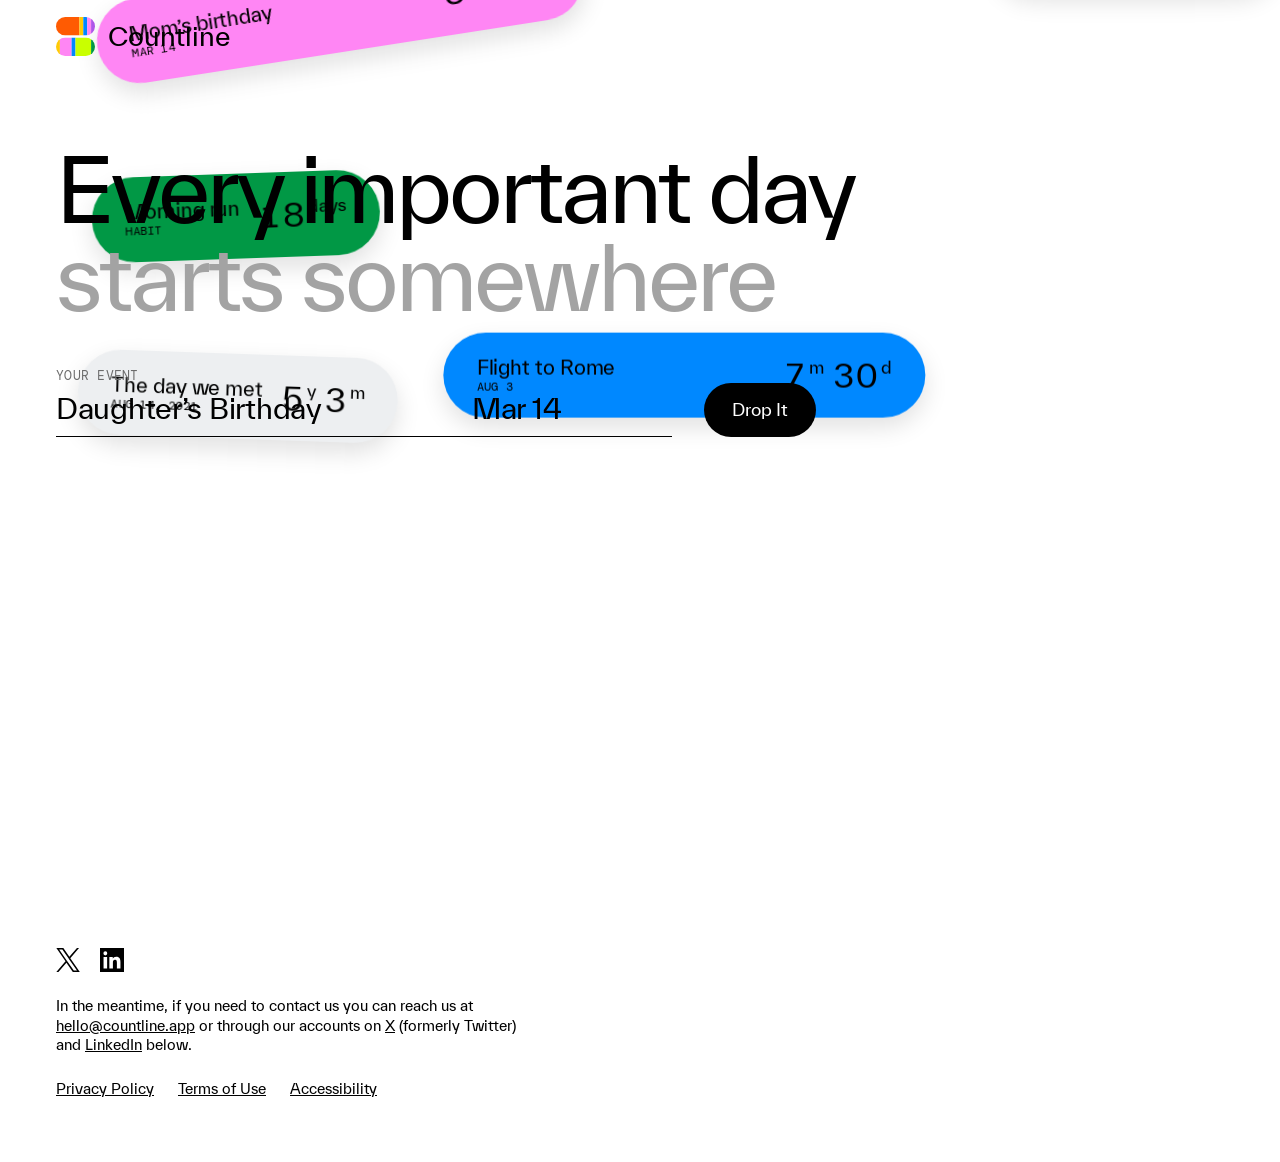
<file: index.html>
<!DOCTYPE html>
<html lang="en">
<head>
  <meta charset="UTF-8">
  <meta name="viewport" content="width=device-width, initial-scale=1, viewport-fit=cover">
  <link rel="icon" type="image/svg+xml" href="img/favicon.svg">
  <title>Countline — Countdown App for Important Dates</title>
  <meta name="description" content="Count days until important events, plan with checklists, set reminders, and keep upcoming moments visible with clean widgets.">
  <meta name="theme-color" content="#ffffff">
  <link rel="preconnect" href="https://fonts.googleapis.com">
  <link rel="preconnect" href="https://fonts.gstatic.com" crossorigin>
  <link rel="stylesheet" href="https://fonts.googleapis.com/css2?family=DM+Mono:wght@400&display=swap">
  <link rel="stylesheet" href="site.css">
</head>
<body>
  <header class="site-header">
    <a class="logo" href="./" aria-label="Countline home">
      <svg class="logo-mark" viewBox="4 4 40 40" aria-hidden="true">
        <defs>
          <clipPath id="pill-a"><rect x="4" y="4" width="40" height="18.86" rx="9.43"/></clipPath>
          <clipPath id="pill-b"><rect x="4" y="25.14" width="40" height="18.86" rx="9.43"/></clipPath>
        </defs>
        <g clip-path="url(#pill-a)">
          <rect x="4" y="4" width="24" height="19" fill="#FF5B02"/><rect x="28" y="4" width="4" height="19" fill="#FFCB04"/><rect x="32" y="4" width="4" height="19" fill="#0088FF"/><rect x="36" y="4" width="4" height="19" fill="#FF86F4"/><rect x="40" y="4" width="4" height="19" fill="#AE56E8"/>
        </g>
        <g clip-path="url(#pill-b)">
          <rect x="4" y="25" width="4" height="19" fill="#FFCB04"/><rect x="8" y="25" width="12" height="19" fill="#FF86F4"/><rect x="20" y="25" width="4" height="19" fill="#0088FF"/><rect x="24" y="25" width="16" height="19" fill="#C9FF00"/><rect x="40" y="25" width="4" height="19" fill="#019845"/>
        </g>
      </svg>
      <span class="logo-text">Countline</span>
    </a>
  </header>

  <main>
    <section class="hero" aria-labelledby="hero-title">
      <div class="hero-head">
        <h1 id="hero-title">Every important day <span class="grey">starts somewhere</span></h1>

        <form class="drop" id="drop-form" novalidate>
          <div class="drop-input">
            <label class="field field-event" for="event-name">
              <span class="field-label">Your Event</span>
              <input id="event-name" name="event" type="text" maxlength="32" autocomplete="off" spellcheck="false" value="Daughter’s Birthday">
            </label>
            <button class="field field-date" id="date-button" type="button" aria-haspopup="dialog" aria-expanded="false" aria-controls="calendar">
              <span class="visually-hidden">Date: </span><span id="date-label">Mar 14</span>
            </button>
          </div>
          <button class="btn" type="submit">Drop It</button>

          <div class="calendar" id="calendar" role="dialog" aria-modal="false" aria-label="Choose a date" hidden>
            <div class="cal-month">
              <span id="cal-title">March 2026</span>
              <span class="cal-nav">
                <button type="button" id="cal-prev" aria-label="Previous month"><svg viewBox="0 0 24 24" aria-hidden="true"><path d="M14.5 6l-6 6 6 6"/></svg></button>
                <button type="button" id="cal-next" aria-label="Next month"><svg viewBox="0 0 24 24" aria-hidden="true"><path d="M9.5 6l6 6-6 6"/></svg></button>
              </span>
            </div>
            <div class="cal-dow" aria-hidden="true"><span>Mon</span><span>Tue</span><span>Wed</span><span>Thu</span><span>Fri</span><span>Sat</span><span>Sun</span></div>
            <div class="cal-days" id="cal-days" role="grid"></div>
          </div>
        </form>
      </div>

      <div class="pile-floor" aria-hidden="true"></div>
      <div class="stage" id="stage" aria-label="A pile of countdown cards. Drag and throw them." role="img"></div>
      <p class="tilt-hint" id="tilt-hint" hidden>Tilt your phone to move the cards</p>
    </section>

    <section class="bottom" aria-label="Contact">
      <div class="social-icons">
        <a href="https://x.com/countlineapp" target="_blank" rel="noopener" aria-label="X (formerly Twitter)">
          <svg viewBox="0 0 24 24" aria-hidden="true"><path d="M14.29 10.16L23.03 0h-2.07l-7.6 8.83L7.33 0H.34l9.16 13.34L.34 24h2.07l8.01-9.31 6.4 9.31h6.99l-9.5-13.84Zm-2.84 3.3l-.93-1.33L3.16 1.56h3.18l5.96 8.53.93 1.33 7.75 11.09h-3.18l-6.35-9.05Z" fill="currentColor"/></svg>
        </a>
        <a href="https://linkedin.com/company/countlineapp" target="_blank" rel="noopener" aria-label="LinkedIn">
          <svg viewBox="0 0 24 24" aria-hidden="true"><path d="M24 24H0V0h24v24ZM3.55 20.46h3.57V9H3.55v11.46ZM16.18 8.72c-1.73 0-2.9.95-3.37 1.85h-.05V9H9.35v11.46h3.56v-5.67c0-1.49.28-2.94 2.13-2.94 1.83 0 1.85 1.71 1.85 3.04v5.57h3.56v-6.28c0-3.09-.67-5.46-4.27-5.46ZM5.33 3.3a2.07 2.07 0 0 0 0 4.13 2.07 2.07 0 0 0 0-4.13Z" fill="currentColor"/></svg>
        </a>
      </div>
      <p>In the meantime, if you need to contact us you can reach us at <a href="mailto:hello@countline.app">hello@countline.app</a> or through our accounts on <a href="https://x.com/countlineapp" target="_blank" rel="noopener">X</a> (formerly Twitter) and <a href="https://linkedin.com/company/countlineapp" target="_blank" rel="noopener">LinkedIn</a> below.</p>
      <nav class="legal-links" aria-label="Legal">
        <a href="privacy.html">Privacy Policy</a>
        <a href="terms.html">Terms of Use</a>
        <a href="accessibility.html">Accessibility</a>
        <a href="https://apps.apple.com/app/id6771420862" target="_blank" rel="noopener" class="visually-hidden">Download Countline on the App Store</a>
      </nav>
    </section>
  </main>

  <script src="vendor/matter.min.js"></script>
  <script src="app.js"></script>
  <script async data-id="101505988" src="//static.getclicky.com/js"></script>
  <noscript><p><img alt="Clicky" width="1" height="1" src="//in.getclicky.com/101505988ns.gif" /></p></noscript>
</body>
</html>
</file>
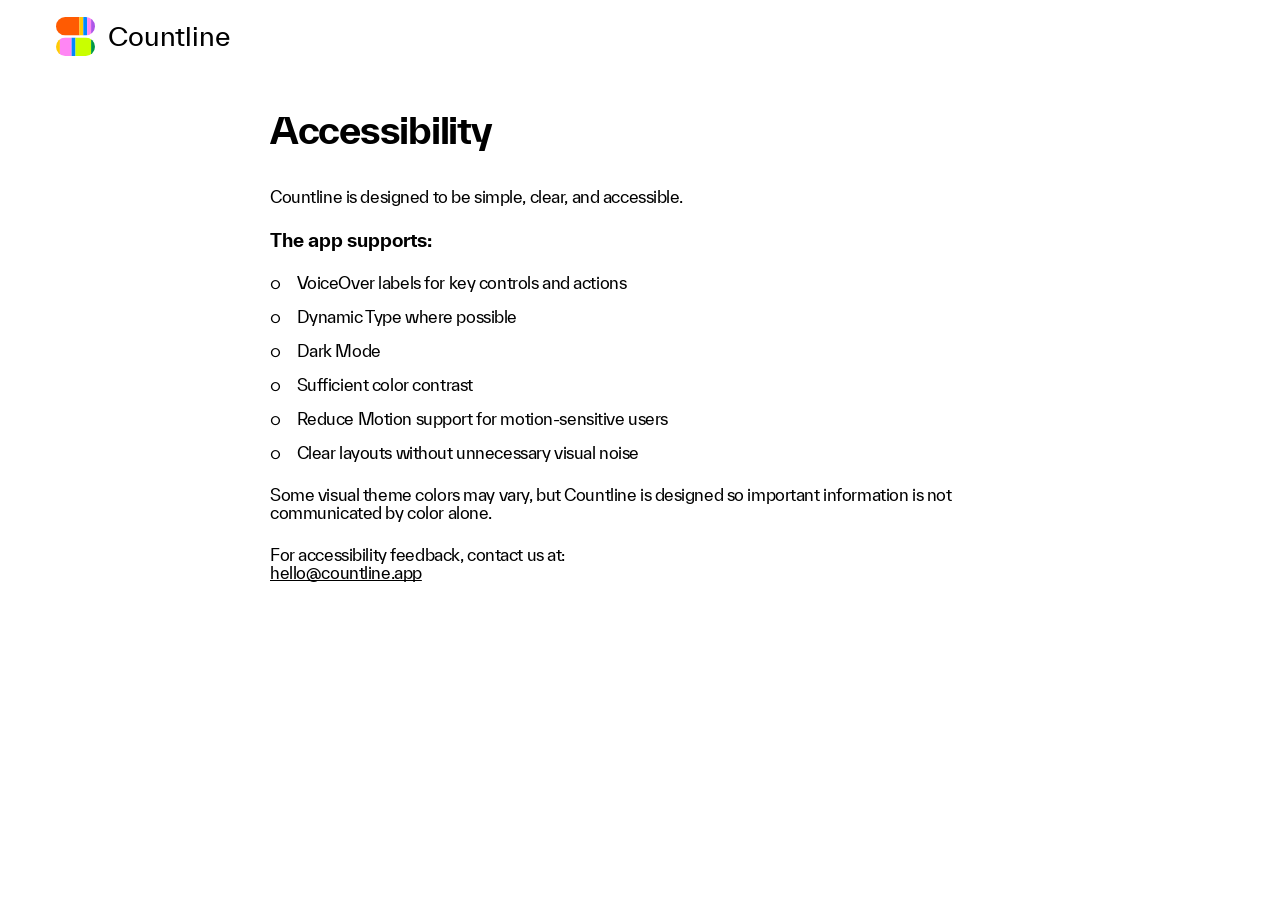
<file: accessibility.html>
<!DOCTYPE html>
<html lang="en">
<head>
  <meta charset="UTF-8">
  <meta name="viewport" content="width=device-width, initial-scale=1, viewport-fit=cover">
  <link rel="icon" type="image/svg+xml" href="img/favicon.svg">
  <title>Accessibility — Countline</title>
  <meta name="description" content="Accessibility information for Countline — Countdown App for Important Dates.">
  <meta name="theme-color" content="#ffffff">
  <link rel="stylesheet" href="site.css">
</head>
<body>
  <header class="site-header">
    <a class="logo" href="./" aria-label="Countline home">
      <svg class="logo-mark" viewBox="4 4 40 40" aria-hidden="true">
        <defs>
          <clipPath id="pill-a"><rect x="4" y="4" width="40" height="18.86" rx="9.43"/></clipPath>
          <clipPath id="pill-b"><rect x="4" y="25.14" width="40" height="18.86" rx="9.43"/></clipPath>
        </defs>
        <g clip-path="url(#pill-a)">
          <rect x="4" y="4" width="24" height="19" fill="#FF5B02"/><rect x="28" y="4" width="4" height="19" fill="#FFCB04"/><rect x="32" y="4" width="4" height="19" fill="#0088FF"/><rect x="36" y="4" width="4" height="19" fill="#FF86F4"/><rect x="40" y="4" width="4" height="19" fill="#AE56E8"/>
        </g>
        <g clip-path="url(#pill-b)">
          <rect x="4" y="25" width="4" height="19" fill="#FFCB04"/><rect x="8" y="25" width="12" height="19" fill="#FF86F4"/><rect x="20" y="25" width="4" height="19" fill="#0088FF"/><rect x="24" y="25" width="16" height="19" fill="#C9FF00"/><rect x="40" y="25" width="4" height="19" fill="#019845"/>
        </g>
      </svg>
      <span class="logo-text">Countline</span>
    </a>
  </header>

  <main class="legal-page">
    <h1 class="title">Accessibility</h1>

    <div class="text">
      <p>Countline is designed to be simple, clear, and accessible.</p>

      <h2>The app supports:</h2>

      <ul class="feature-list">
        <li><span class="bullet">○</span> VoiceOver labels for key controls and actions</li>
        <li><span class="bullet">○</span> Dynamic Type where possible</li>
        <li><span class="bullet">○</span> Dark Mode</li>
        <li><span class="bullet">○</span> Sufficient color contrast</li>
        <li><span class="bullet">○</span> Reduce Motion support for motion-sensitive users</li>
        <li><span class="bullet">○</span> Clear layouts without unnecessary visual noise</li>
      </ul>

      <p>Some visual theme colors may vary, but Countline is designed so important information is not communicated by color alone.</p>

      <p>For accessibility feedback, contact us at:<br><a href="mailto:hello@countline.app">hello@countline.app</a></p>
    </div>
  </main>

  <script async data-id="101505988" src="//static.getclicky.com/js"></script>
  <noscript><p><img alt="Clicky" width="1" height="1" src="//in.getclicky.com/101505988ns.gif" /></p></noscript>
</body>
</html>
</file>
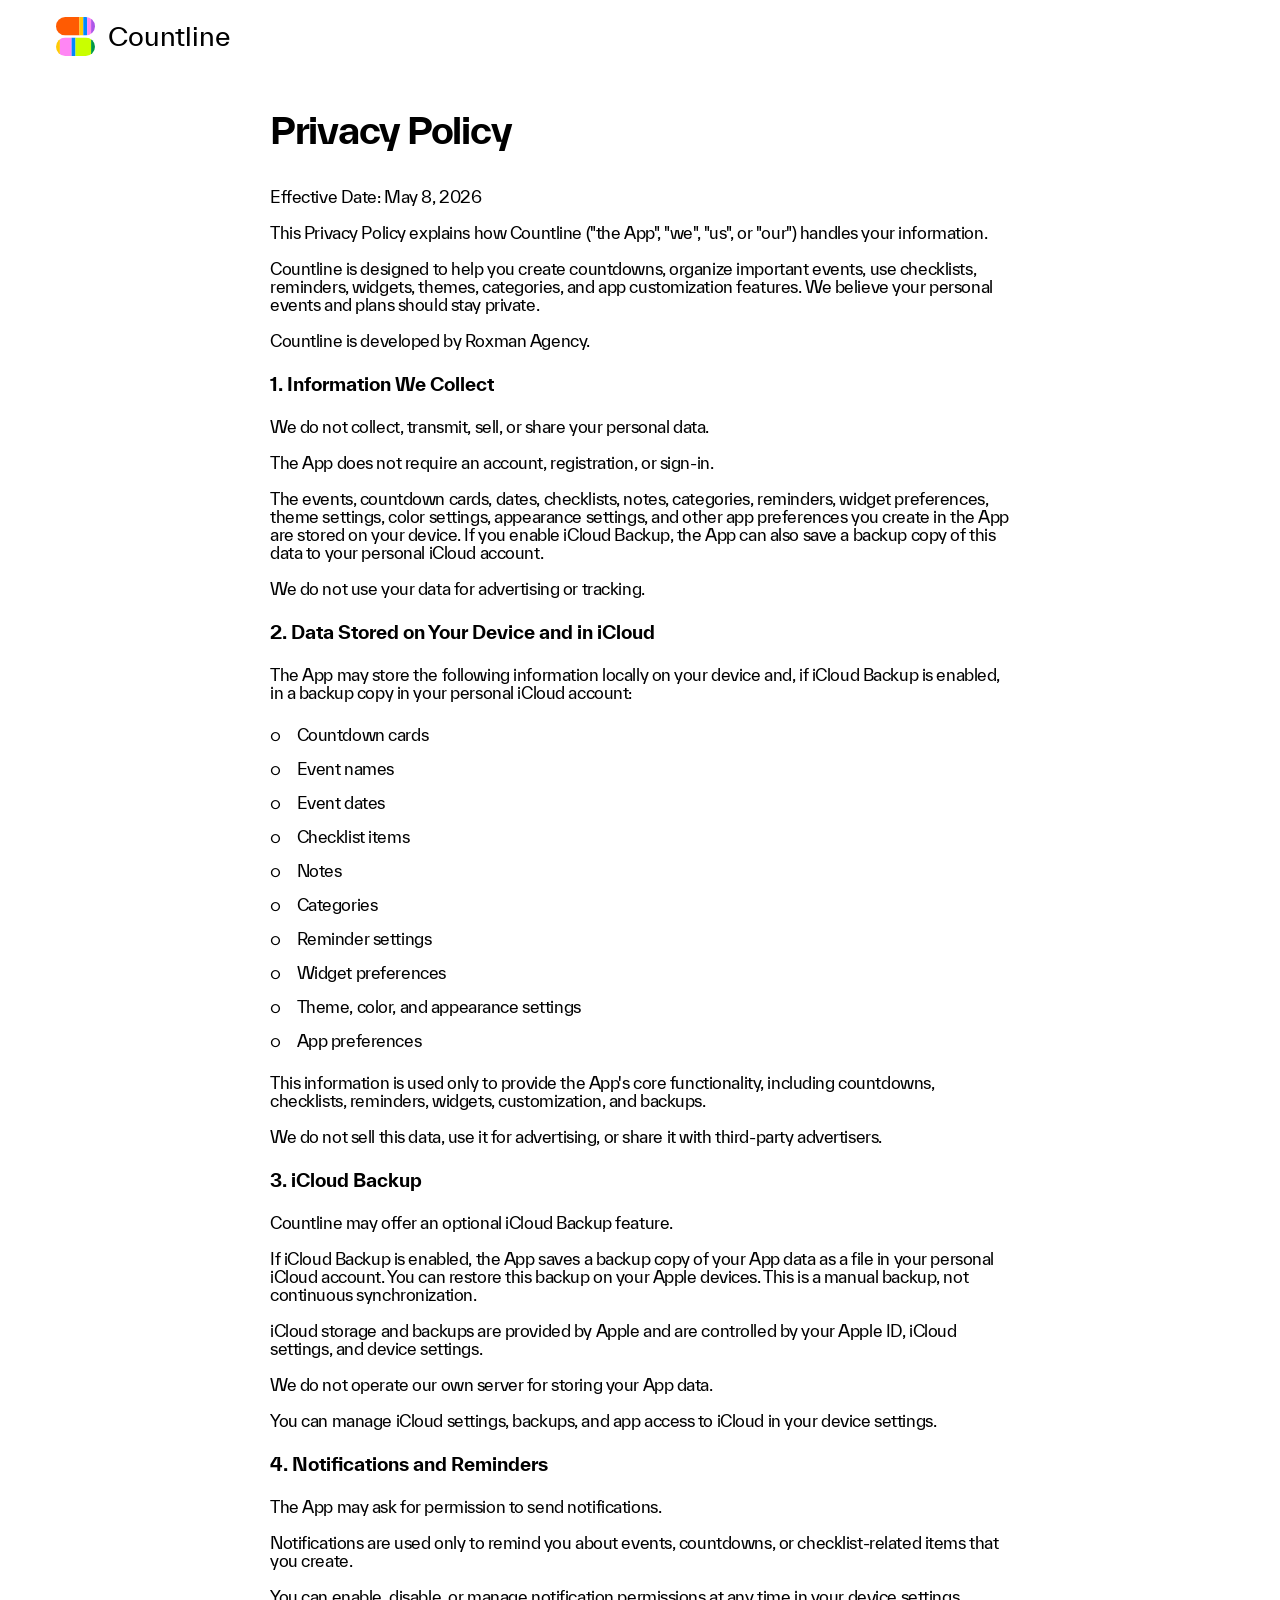
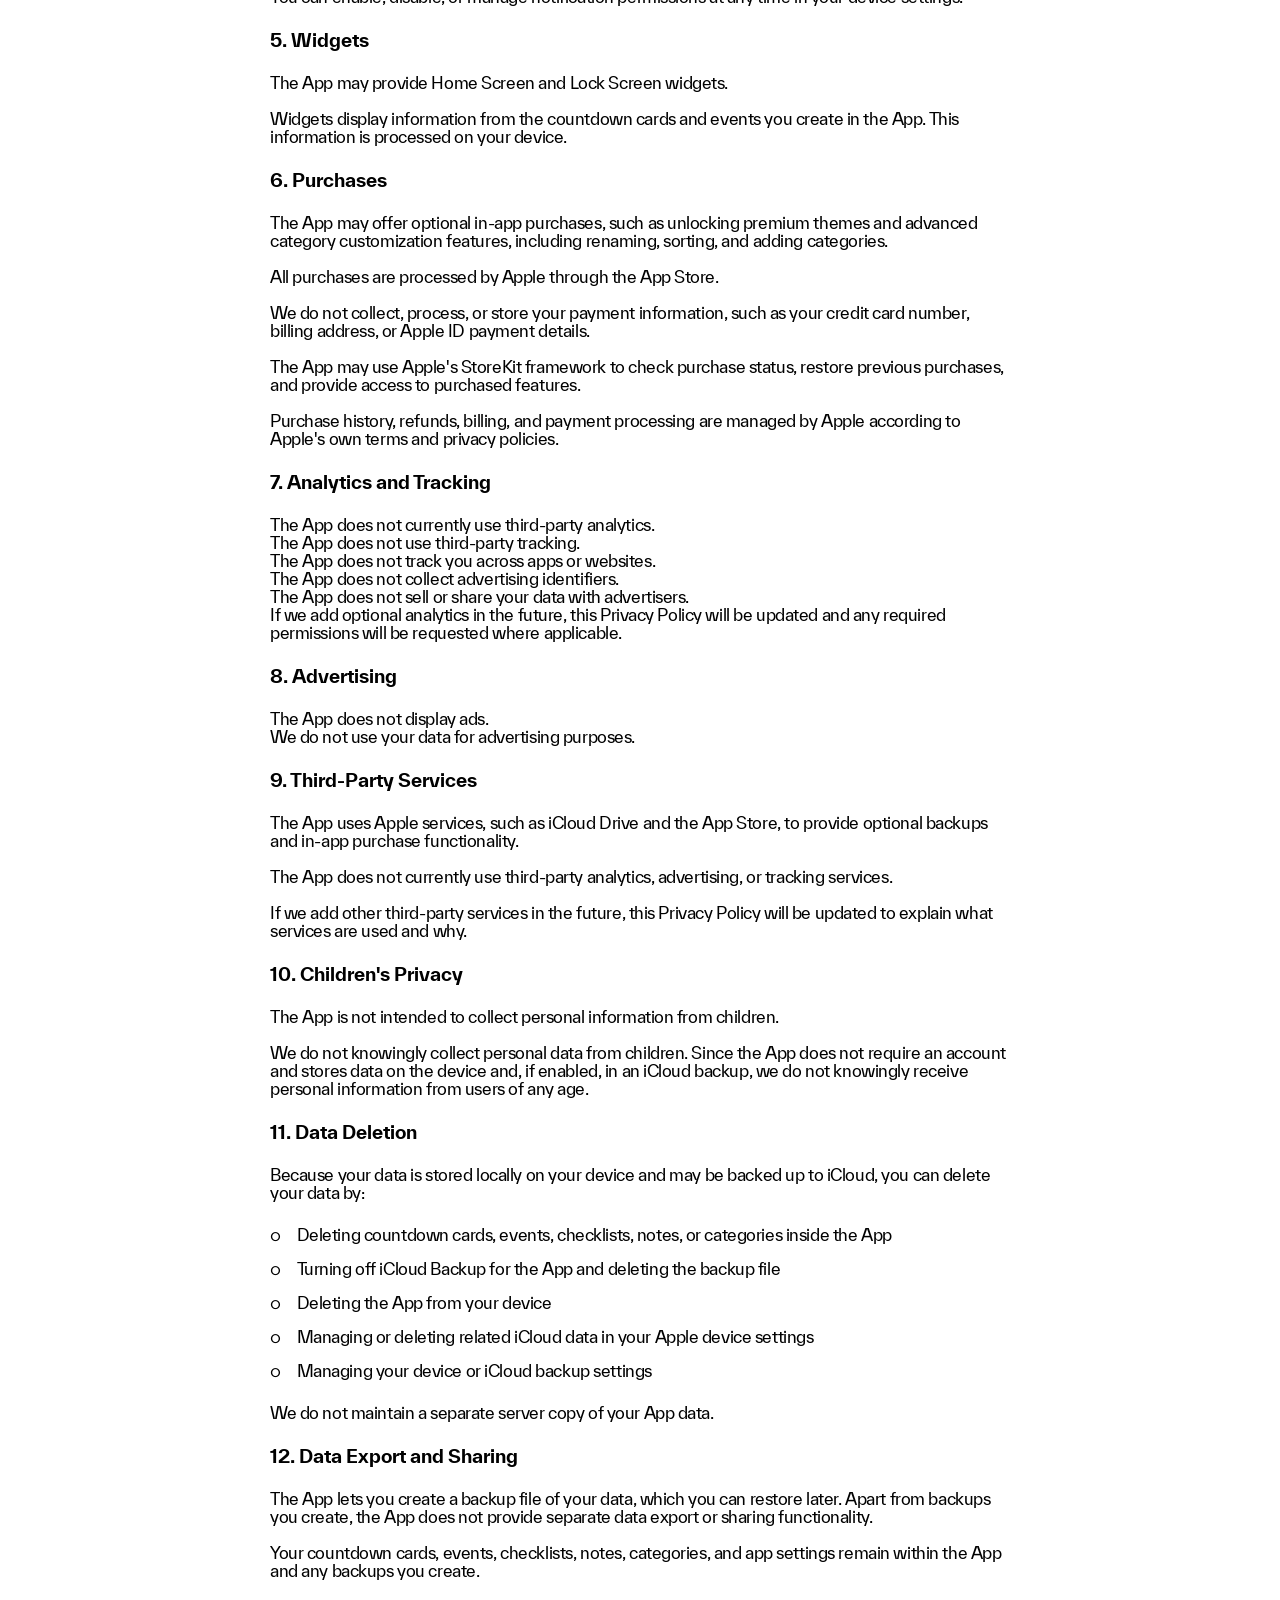
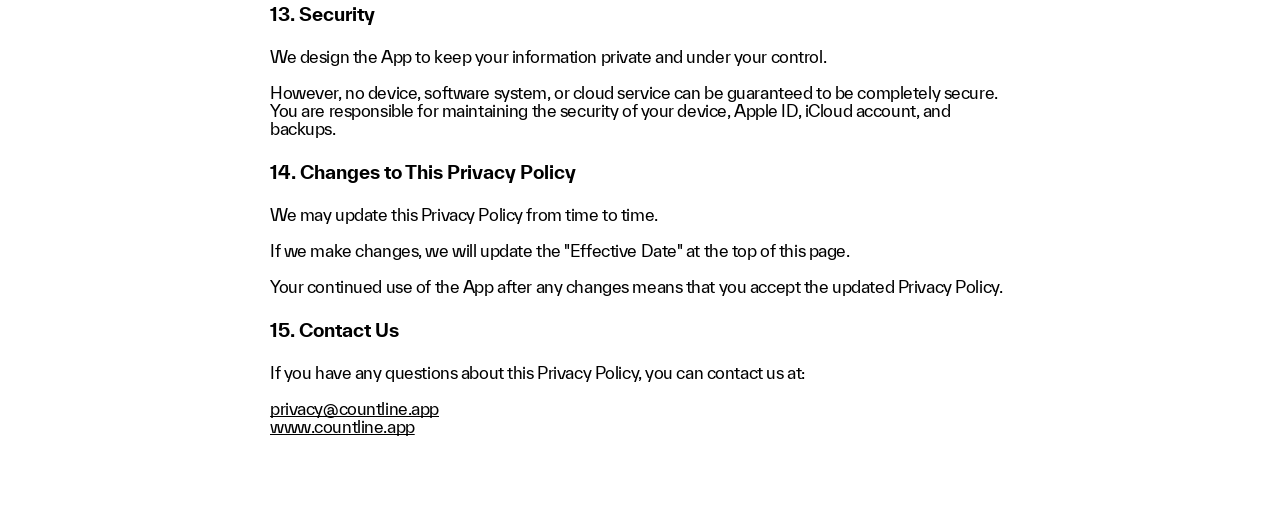
<file: privacy.html>
<!DOCTYPE html>
<html lang="en">
<head>
  <meta charset="UTF-8">
  <meta name="viewport" content="width=device-width, initial-scale=1, viewport-fit=cover">
  <link rel="icon" type="image/svg+xml" href="img/favicon.svg">
  <title>Privacy Policy — Countline</title>
  <meta name="description" content="Privacy Policy for Countline — Countdown App for Important Dates.">
  <meta name="theme-color" content="#ffffff">
  <link rel="stylesheet" href="site.css">
</head>
<body>
  <header class="site-header">
    <a class="logo" href="./" aria-label="Countline home">
      <svg class="logo-mark" viewBox="4 4 40 40" aria-hidden="true">
        <defs>
          <clipPath id="pill-a"><rect x="4" y="4" width="40" height="18.86" rx="9.43"/></clipPath>
          <clipPath id="pill-b"><rect x="4" y="25.14" width="40" height="18.86" rx="9.43"/></clipPath>
        </defs>
        <g clip-path="url(#pill-a)">
          <rect x="4" y="4" width="24" height="19" fill="#FF5B02"/><rect x="28" y="4" width="4" height="19" fill="#FFCB04"/><rect x="32" y="4" width="4" height="19" fill="#0088FF"/><rect x="36" y="4" width="4" height="19" fill="#FF86F4"/><rect x="40" y="4" width="4" height="19" fill="#AE56E8"/>
        </g>
        <g clip-path="url(#pill-b)">
          <rect x="4" y="25" width="4" height="19" fill="#FFCB04"/><rect x="8" y="25" width="12" height="19" fill="#FF86F4"/><rect x="20" y="25" width="4" height="19" fill="#0088FF"/><rect x="24" y="25" width="16" height="19" fill="#C9FF00"/><rect x="40" y="25" width="4" height="19" fill="#019845"/>
        </g>
      </svg>
      <span class="logo-text">Countline</span>
    </a>
  </header>

  <main class="legal-page">
    <h1 class="title">Privacy Policy</h1>

    <div class="text">
      <p>Effective Date: May 8, 2026<br><br>This Privacy Policy explains how Countline ("the App", "we", "us", or "our") handles your information.<br><br>Countline is designed to help you create countdowns, organize important events, use checklists, reminders, widgets, themes, categories, and app customization features. We believe your personal events and plans should stay private.<br><br>Countline is developed by Roxman Agency.</p>

      <h2>1. Information We Collect</h2>
      <p>We do not collect, transmit, sell, or share your personal data.<br><br>The App does not require an account, registration, or sign-in.<br><br>The events, countdown cards, dates, checklists, notes, categories, reminders, widget preferences, theme settings, color settings, appearance settings, and other app preferences you create in the App are stored on your device. If you enable iCloud Backup, the App can also save a backup copy of this data to your personal iCloud account.<br><br>We do not use your data for advertising or tracking.</p>

      <h2>2. Data Stored on Your Device and in iCloud</h2>
      <p>The App may store the following information locally on your device and, if iCloud Backup is enabled, in a backup copy in your personal iCloud account:</p>

      <ul class="feature-list">
        <li><span class="bullet">○</span> Countdown cards</li>
        <li><span class="bullet">○</span> Event names</li>
        <li><span class="bullet">○</span> Event dates</li>
        <li><span class="bullet">○</span> Checklist items</li>
        <li><span class="bullet">○</span> Notes</li>
        <li><span class="bullet">○</span> Categories</li>
        <li><span class="bullet">○</span> Reminder settings</li>
        <li><span class="bullet">○</span> Widget preferences</li>
        <li><span class="bullet">○</span> Theme, color, and appearance settings</li>
        <li><span class="bullet">○</span> App preferences</li>
      </ul>

      <p>This information is used only to provide the App's core functionality, including countdowns, checklists, reminders, widgets, customization, and backups.<br><br>We do not sell this data, use it for advertising, or share it with third-party advertisers.</p>

      <h2>3. iCloud Backup</h2>
      <p>Countline may offer an optional iCloud Backup feature.<br><br>If iCloud Backup is enabled, the App saves a backup copy of your App data as a file in your personal iCloud account. You can restore this backup on your Apple devices. This is a manual backup, not continuous synchronization.<br><br>iCloud storage and backups are provided by Apple and are controlled by your Apple ID, iCloud settings, and device settings.<br><br>We do not operate our own server for storing your App data.<br><br>You can manage iCloud settings, backups, and app access to iCloud in your device settings.</p>

      <h2>4. Notifications and Reminders</h2>
      <p>The App may ask for permission to send notifications.<br><br>Notifications are used only to remind you about events, countdowns, or checklist-related items that you create.<br><br>You can enable, disable, or manage notification permissions at any time in your device settings.</p>

      <h2>5. Widgets</h2>
      <p>The App may provide Home Screen and Lock Screen widgets.<br><br>Widgets display information from the countdown cards and events you create in the App. This information is processed on your device.</p>

      <h2>6. Purchases</h2>
      <p>The App may offer optional in-app purchases, such as unlocking premium themes and advanced category customization features, including renaming, sorting, and adding categories.<br><br>All purchases are processed by Apple through the App Store.<br><br>We do not collect, process, or store your payment information, such as your credit card number, billing address, or Apple ID payment details.<br><br>The App may use Apple's StoreKit framework to check purchase status, restore previous purchases, and provide access to purchased features.<br><br>Purchase history, refunds, billing, and payment processing are managed by Apple according to Apple's own terms and privacy policies.</p>

      <h2>7. Analytics and Tracking</h2>
      <p>The App does not currently use third-party analytics.<br>The App does not use third-party tracking.<br>The App does not track you across apps or websites.<br>The App does not collect advertising identifiers.<br>The App does not sell or share your data with advertisers.<br>If we add optional analytics in the future, this Privacy Policy will be updated and any required permissions will be requested where applicable.</p>

      <h2>8. Advertising</h2>
      <p>The App does not display ads.<br>We do not use your data for advertising purposes.</p>

      <h2>9. Third-Party Services</h2>
      <p>The App uses Apple services, such as iCloud Drive and the App Store, to provide optional backups and in-app purchase functionality.<br><br>The App does not currently use third-party analytics, advertising, or tracking services.<br><br>If we add other third-party services in the future, this Privacy Policy will be updated to explain what services are used and why.</p>

      <h2>10. Children's Privacy</h2>
      <p>The App is not intended to collect personal information from children.<br><br>We do not knowingly collect personal data from children. Since the App does not require an account and stores data on the device and, if enabled, in an iCloud backup, we do not knowingly receive personal information from users of any age.</p>

      <h2>11. Data Deletion</h2>
      <p>Because your data is stored locally on your device and may be backed up to iCloud, you can delete your data by:</p>

      <ul class="feature-list">
        <li><span class="bullet">○</span> Deleting countdown cards, events, checklists, notes, or categories inside the App</li>
        <li><span class="bullet">○</span> Turning off iCloud Backup for the App and deleting the backup file</li>
        <li><span class="bullet">○</span> Deleting the App from your device</li>
        <li><span class="bullet">○</span> Managing or deleting related iCloud data in your Apple device settings</li>
        <li><span class="bullet">○</span> Managing your device or iCloud backup settings</li>
      </ul>

      <p>We do not maintain a separate server copy of your App data.</p>

      <h2>12. Data Export and Sharing</h2>
      <p>The App lets you create a backup file of your data, which you can restore later. Apart from backups you create, the App does not provide separate data export or sharing functionality.<br><br>Your countdown cards, events, checklists, notes, categories, and app settings remain within the App and any backups you create.</p>

      <h2>13. Security</h2>
      <p>We design the App to keep your information private and under your control.<br><br>However, no device, software system, or cloud service can be guaranteed to be completely secure. You are responsible for maintaining the security of your device, Apple ID, iCloud account, and backups.</p>

      <h2>14. Changes to This Privacy Policy</h2>
      <p>We may update this Privacy Policy from time to time.<br><br>If we make changes, we will update the "Effective Date" at the top of this page.<br><br>Your continued use of the App after any changes means that you accept the updated Privacy Policy.</p>

      <h2>15. Contact Us</h2>
      <p>If you have any questions about this Privacy Policy, you can contact us at:<br><br><a href="mailto:privacy@countline.app">privacy@countline.app</a><br><a href="https://www.countline.app">www.countline.app</a></p>
    </div>
  </main>

  <script async data-id="101505988" src="//static.getclicky.com/js"></script>
  <noscript><p><img alt="Clicky" width="1" height="1" src="//in.getclicky.com/101505988ns.gif" /></p></noscript>
</body>
</html>
</file>
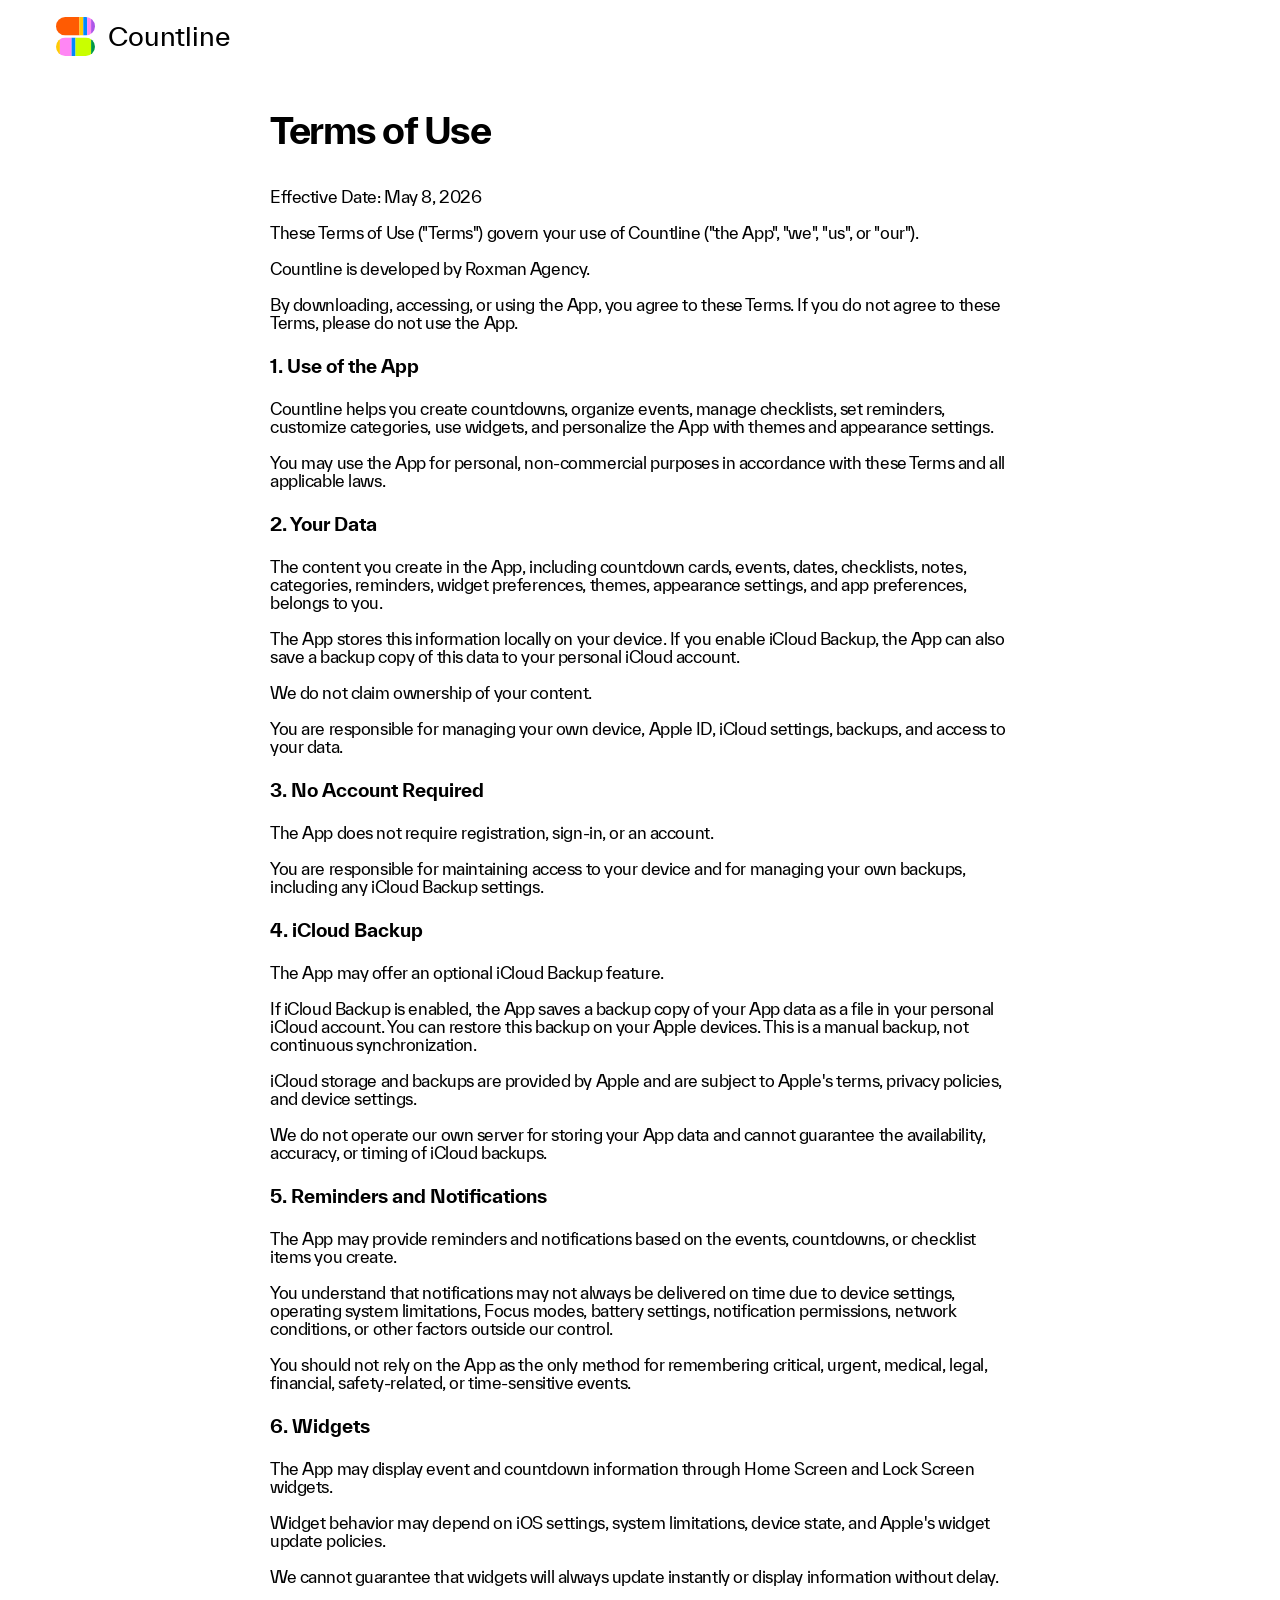
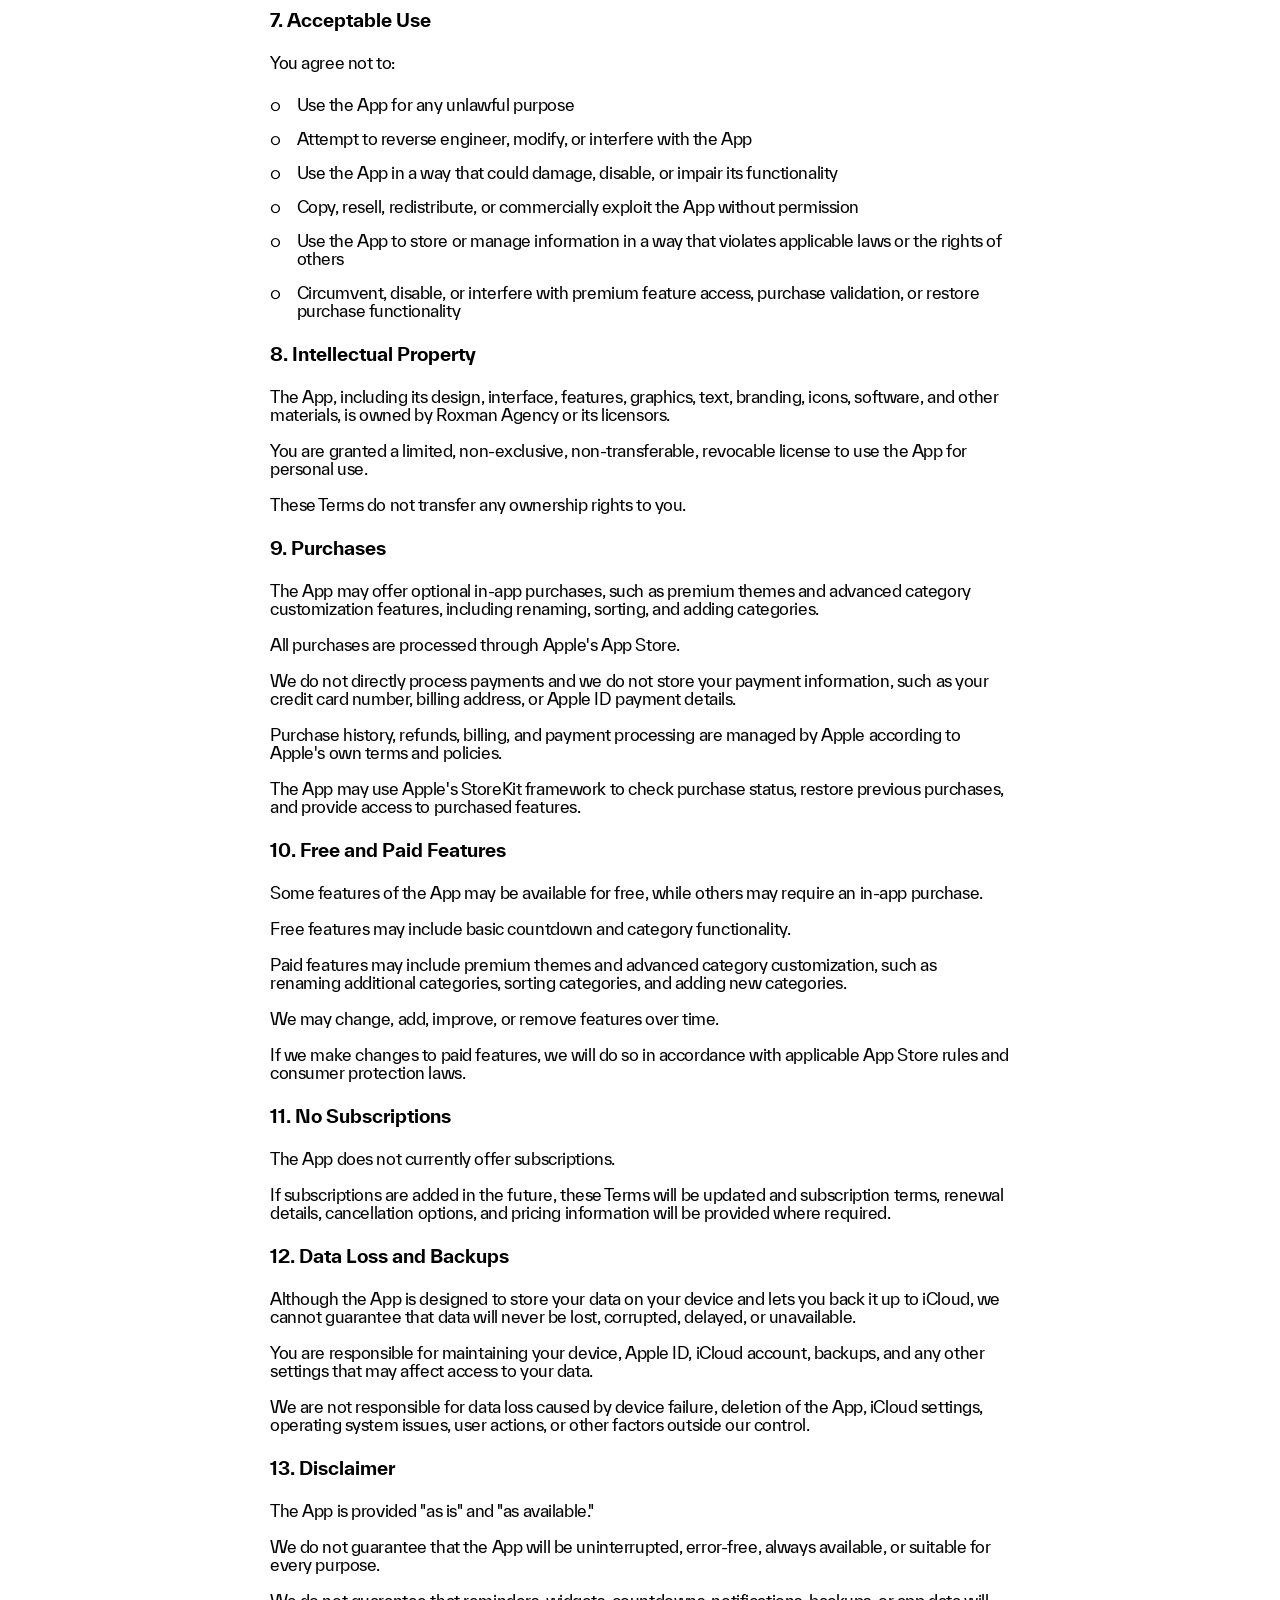
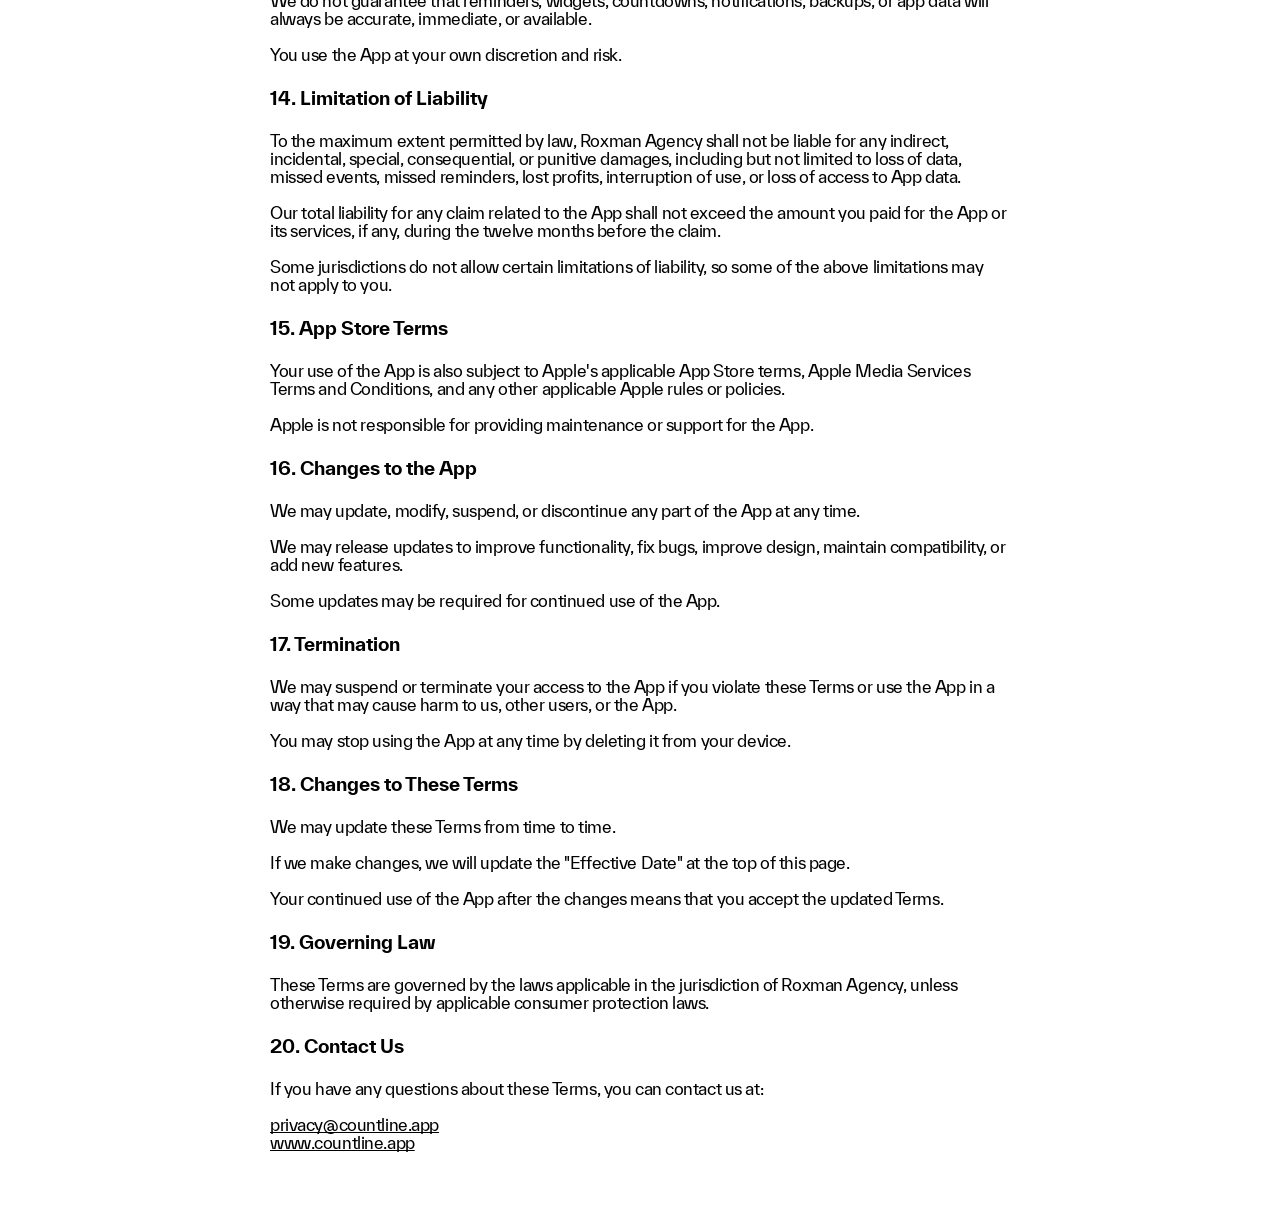
<file: terms.html>
<!DOCTYPE html>
<html lang="en">
<head>
  <meta charset="UTF-8">
  <meta name="viewport" content="width=device-width, initial-scale=1, viewport-fit=cover">
  <link rel="icon" type="image/svg+xml" href="img/favicon.svg">
  <title>Terms of Use — Countline</title>
  <meta name="description" content="Terms of Use for Countline — Countdown App for Important Dates.">
  <meta name="theme-color" content="#ffffff">
  <link rel="stylesheet" href="site.css">
</head>
<body>
  <header class="site-header">
    <a class="logo" href="./" aria-label="Countline home">
      <svg class="logo-mark" viewBox="4 4 40 40" aria-hidden="true">
        <defs>
          <clipPath id="pill-a"><rect x="4" y="4" width="40" height="18.86" rx="9.43"/></clipPath>
          <clipPath id="pill-b"><rect x="4" y="25.14" width="40" height="18.86" rx="9.43"/></clipPath>
        </defs>
        <g clip-path="url(#pill-a)">
          <rect x="4" y="4" width="24" height="19" fill="#FF5B02"/><rect x="28" y="4" width="4" height="19" fill="#FFCB04"/><rect x="32" y="4" width="4" height="19" fill="#0088FF"/><rect x="36" y="4" width="4" height="19" fill="#FF86F4"/><rect x="40" y="4" width="4" height="19" fill="#AE56E8"/>
        </g>
        <g clip-path="url(#pill-b)">
          <rect x="4" y="25" width="4" height="19" fill="#FFCB04"/><rect x="8" y="25" width="12" height="19" fill="#FF86F4"/><rect x="20" y="25" width="4" height="19" fill="#0088FF"/><rect x="24" y="25" width="16" height="19" fill="#C9FF00"/><rect x="40" y="25" width="4" height="19" fill="#019845"/>
        </g>
      </svg>
      <span class="logo-text">Countline</span>
    </a>
  </header>

  <main class="legal-page">
    <h1 class="title">Terms of Use</h1>

    <div class="text">
      <p>Effective Date: May 8, 2026<br><br>These Terms of Use ("Terms") govern your use of Countline ("the App", "we", "us", or "our").<br><br>Countline is developed by Roxman Agency.<br><br>By downloading, accessing, or using the App, you agree to these Terms. If you do not agree to these Terms, please do not use the App.</p>

      <h2>1. Use of the App</h2>
      <p>Countline helps you create countdowns, organize events, manage checklists, set reminders, customize categories, use widgets, and personalize the App with themes and appearance settings.<br><br>You may use the App for personal, non-commercial purposes in accordance with these Terms and all applicable laws.</p>

      <h2>2. Your Data</h2>
      <p>The content you create in the App, including countdown cards, events, dates, checklists, notes, categories, reminders, widget preferences, themes, appearance settings, and app preferences, belongs to you.<br><br>The App stores this information locally on your device. If you enable iCloud Backup, the App can also save a backup copy of this data to your personal iCloud account.<br><br>We do not claim ownership of your content.<br><br>You are responsible for managing your own device, Apple ID, iCloud settings, backups, and access to your data.</p>

      <h2>3. No Account Required</h2>
      <p>The App does not require registration, sign-in, or an account.<br><br>You are responsible for maintaining access to your device and for managing your own backups, including any iCloud Backup settings.</p>

      <h2>4. iCloud Backup</h2>
      <p>The App may offer an optional iCloud Backup feature.<br><br>If iCloud Backup is enabled, the App saves a backup copy of your App data as a file in your personal iCloud account. You can restore this backup on your Apple devices. This is a manual backup, not continuous synchronization.<br><br>iCloud storage and backups are provided by Apple and are subject to Apple's terms, privacy policies, and device settings.<br><br>We do not operate our own server for storing your App data and cannot guarantee the availability, accuracy, or timing of iCloud backups.</p>

      <h2>5. Reminders and Notifications</h2>
      <p>The App may provide reminders and notifications based on the events, countdowns, or checklist items you create.<br><br>You understand that notifications may not always be delivered on time due to device settings, operating system limitations, Focus modes, battery settings, notification permissions, network conditions, or other factors outside our control.<br><br>You should not rely on the App as the only method for remembering critical, urgent, medical, legal, financial, safety-related, or time-sensitive events.</p>

      <h2>6. Widgets</h2>
      <p>The App may display event and countdown information through Home Screen and Lock Screen widgets.<br><br>Widget behavior may depend on iOS settings, system limitations, device state, and Apple's widget update policies.<br><br>We cannot guarantee that widgets will always update instantly or display information without delay.</p>

      <h2>7. Acceptable Use</h2>
      <p>You agree not to:</p>

      <ul class="feature-list">
        <li><span class="bullet">○</span> Use the App for any unlawful purpose</li>
        <li><span class="bullet">○</span> Attempt to reverse engineer, modify, or interfere with the App</li>
        <li><span class="bullet">○</span> Use the App in a way that could damage, disable, or impair its functionality</li>
        <li><span class="bullet">○</span> Copy, resell, redistribute, or commercially exploit the App without permission</li>
        <li><span class="bullet">○</span> Use the App to store or manage information in a way that violates applicable laws or the rights of others</li>
        <li><span class="bullet">○</span> Circumvent, disable, or interfere with premium feature access, purchase validation, or restore purchase functionality</li>
      </ul>

      <h2>8. Intellectual Property</h2>
      <p>The App, including its design, interface, features, graphics, text, branding, icons, software, and other materials, is owned by Roxman Agency or its licensors.<br><br>You are granted a limited, non-exclusive, non-transferable, revocable license to use the App for personal use.<br><br>These Terms do not transfer any ownership rights to you.</p>

      <h2>9. Purchases</h2>
      <p>The App may offer optional in-app purchases, such as premium themes and advanced category customization features, including renaming, sorting, and adding categories.<br><br>All purchases are processed through Apple's App Store.<br><br>We do not directly process payments and we do not store your payment information, such as your credit card number, billing address, or Apple ID payment details.<br><br>Purchase history, refunds, billing, and payment processing are managed by Apple according to Apple's own terms and policies.<br><br>The App may use Apple's StoreKit framework to check purchase status, restore previous purchases, and provide access to purchased features.</p>

      <h2>10. Free and Paid Features</h2>
      <p>Some features of the App may be available for free, while others may require an in-app purchase.<br><br>Free features may include basic countdown and category functionality.<br><br>Paid features may include premium themes and advanced category customization, such as renaming additional categories, sorting categories, and adding new categories.<br><br>We may change, add, improve, or remove features over time.<br><br>If we make changes to paid features, we will do so in accordance with applicable App Store rules and consumer protection laws.</p>

      <h2>11. No Subscriptions</h2>
      <p>The App does not currently offer subscriptions.<br><br>If subscriptions are added in the future, these Terms will be updated and subscription terms, renewal details, cancellation options, and pricing information will be provided where required.</p>

      <h2>12. Data Loss and Backups</h2>
      <p>Although the App is designed to store your data on your device and lets you back it up to iCloud, we cannot guarantee that data will never be lost, corrupted, delayed, or unavailable.<br><br>You are responsible for maintaining your device, Apple ID, iCloud account, backups, and any other settings that may affect access to your data.<br><br>We are not responsible for data loss caused by device failure, deletion of the App, iCloud settings, operating system issues, user actions, or other factors outside our control.</p>

      <h2>13. Disclaimer</h2>
      <p>The App is provided "as is" and "as available."<br><br>We do not guarantee that the App will be uninterrupted, error-free, always available, or suitable for every purpose.<br><br>We do not guarantee that reminders, widgets, countdowns, notifications, backups, or app data will always be accurate, immediate, or available.<br><br>You use the App at your own discretion and risk.</p>

      <h2>14. Limitation of Liability</h2>
      <p>To the maximum extent permitted by law, Roxman Agency shall not be liable for any indirect, incidental, special, consequential, or punitive damages, including but not limited to loss of data, missed events, missed reminders, lost profits, interruption of use, or loss of access to App data.<br><br>Our total liability for any claim related to the App shall not exceed the amount you paid for the App or its services, if any, during the twelve months before the claim.<br><br>Some jurisdictions do not allow certain limitations of liability, so some of the above limitations may not apply to you.</p>

      <h2>15. App Store Terms</h2>
      <p>Your use of the App is also subject to Apple's applicable App Store terms, Apple Media Services Terms and Conditions, and any other applicable Apple rules or policies.<br><br>Apple is not responsible for providing maintenance or support for the App.</p>

      <h2>16. Changes to the App</h2>
      <p>We may update, modify, suspend, or discontinue any part of the App at any time.<br><br>We may release updates to improve functionality, fix bugs, improve design, maintain compatibility, or add new features.<br><br>Some updates may be required for continued use of the App.</p>

      <h2>17. Termination</h2>
      <p>We may suspend or terminate your access to the App if you violate these Terms or use the App in a way that may cause harm to us, other users, or the App.<br><br>You may stop using the App at any time by deleting it from your device.</p>

      <h2>18. Changes to These Terms</h2>
      <p>We may update these Terms from time to time.<br><br>If we make changes, we will update the "Effective Date" at the top of this page.<br><br>Your continued use of the App after the changes means that you accept the updated Terms.</p>

      <h2>19. Governing Law</h2>
      <p>These Terms are governed by the laws applicable in the jurisdiction of Roxman Agency, unless otherwise required by applicable consumer protection laws.</p>

      <h2>20. Contact Us</h2>
      <p>If you have any questions about these Terms, you can contact us at:<br><br><a href="mailto:privacy@countline.app">privacy@countline.app</a><br><a href="https://www.countline.app">www.countline.app</a></p>
    </div>
  </main>

  <script async data-id="101505988" src="//static.getclicky.com/js"></script>
  <noscript><p><img alt="Clicky" width="1" height="1" src="//in.getclicky.com/101505988ns.gif" /></p></noscript>
</body>
</html>
</file>
<file: site.css>
/* Countline — home hero (Figma: Web-Site_Update, Home v3 Desktop 1441 / Tablet 834 / Mobile 390) */

@font-face {
  font-family: 'TWK Everett';
  src: url('font/TWKEverett-Regular-web.woff2') format('woff2'), url('font/TWKEverett-Regular-web.woff') format('woff');
  font-weight: 400 600; /* no Medium web file yet: Regular stands in for Medium */
  font-style: normal;
  font-display: swap;
}
@font-face {
  font-family: 'TWK Everett';
  src: url('font/TWKEverett-Bold-web.woff2') format('woff2'), url('font/TWKEverett-Bold-web.woff') format('woff');
  font-weight: 700;
  font-style: normal;
  font-display: swap;
}

:root {
  --ink: #000000;
  --ink-2: #6b6b6b;
  --ink-3: #a3a3a3;
  --line: #000000;
  --surface: #ffffff;
  --secondary: #edeff1;
  --grey: #edeff1;
  --lime: #c9ff00; --pink: #ff86f4; --blue: #0088ff; --orange: #ff5b02; --purple: #ae56e8; --yellow: #ffcb04; --green: #019845;
  --sans: 'TWK Everett', 'Helvetica Neue', Arial, sans-serif;
  --mono: 'TWK Everett Mono', 'DM Mono', ui-monospace, 'SF Mono', Menlo, monospace;
  --side: 56px;
  --header: 72px;
  --h1: 88px;
  --pile-min: 240px;
  --value: 28px;
  color-scheme: light;
}

*, *::before, *::after { margin: 0; padding: 0; box-sizing: border-box; }
html { -webkit-text-size-adjust: 100%; }
body {
  font-family: var(--sans);
  background: var(--surface);
  color: var(--ink);
  -webkit-font-smoothing: antialiased;
  overflow-x: hidden;
}
a { color: inherit; }
button { font: inherit; color: inherit; background: none; border: 0; cursor: pointer; }
:focus-visible { outline: 3px solid var(--blue); outline-offset: 3px; }
.visually-hidden { position: absolute !important; width: 1px; height: 1px; overflow: hidden; clip: rect(0 0 0 0); white-space: nowrap; }

/* ── Header: logo only ── */
.site-header {
  position: relative;
  z-index: 3;
  height: var(--header);
  display: flex;
  align-items: center;
  padding-left: max(var(--side), env(safe-area-inset-left, 0px));
  padding-right: max(var(--side), env(safe-area-inset-right, 0px));
  max-width: 1440px;
  margin: 0 auto;
  pointer-events: none;
}
.logo { display: inline-flex; align-items: center; gap: 13px; text-decoration: none; pointer-events: auto; }
.logo-mark { width: 39px; height: 39px; flex: none; }
.logo-text { font-weight: 400; font-size: 26px; line-height: 1.2; letter-spacing: -0.005em; }

/* ── Hero ── */
.hero {
  position: relative;
  padding-top: 72px;
  /* the whole first screen fits the browser; only the contact block sits below */
  height: calc(100vh - var(--header));
  height: calc(100svh - var(--header));
  min-height: 560px;
  display: flex;
  flex-direction: column;
}
.hero-head {
  position: relative;
  z-index: 2;
  display: flex;
  flex-direction: column;
  gap: 48px;
  max-width: 1440px;
  margin: 0 auto;
  width: 100%;
  box-sizing: border-box;
  padding-left: max(var(--side), env(safe-area-inset-left, 0px));
  padding-right: max(var(--side), env(safe-area-inset-right, 0px));
  pointer-events: none; /* cards behind the text stay draggable */
}
.hero-head form { pointer-events: auto; }

h1 {
  font-weight: 500;
  font-size: var(--h1);
  line-height: 1;
  letter-spacing: -0.035em;
  max-width: 10em;
  text-wrap: balance;
  user-select: none;
  -webkit-user-select: none;
}
h1 .grey { color: var(--ink-3); }

/* Drop form: one underline across event + date, button on the right */
.drop {
  position: relative;
  display: flex;
  align-items: flex-end;
  gap: 32px;
  width: min(760px, 100%);
}
.drop-input {
  flex: 1;
  min-width: 0;
  display: flex;
  align-items: flex-end;
  border-bottom: 1px solid var(--line);
}
.field { display: flex; flex-direction: column; gap: 8px; min-width: 0; padding-bottom: 12px; }
.field-event { flex: 1; }
.field-label {
  font-family: var(--mono);
  font-size: 13px;
  line-height: 16px;
  letter-spacing: 0.02em;
  text-transform: uppercase;
  color: var(--ink-2);
  user-select: none;
  -webkit-user-select: none;
}
.field input, .field-date {
  font-family: var(--sans);
  font-weight: 500;
  font-size: var(--value);
  line-height: 32px;
  letter-spacing: -0.01em;
  color: var(--ink);
  background: transparent;
  border: 0;
  border-radius: 0;
  padding: 0;
  width: 100%;
  min-width: 0;
  outline: none;
}
.field input:focus-visible { outline: none; }
.drop-input:has(input:focus) { border-bottom-color: var(--blue); box-shadow: 0 1px 0 var(--blue); }
.field-date {
  flex: none;
  width: 200px;
  text-align: right;
  padding-bottom: 12px;
  white-space: nowrap;
  user-select: none;
  -webkit-user-select: none;
}
.field-date[aria-expanded="true"] #date-label { text-decoration: underline; text-decoration-thickness: 2px; text-underline-offset: 6px; }

.btn {
  flex: none;
  height: 54px;
  padding: 0 28px;
  border-radius: 999px;
  background: var(--ink);
  color: #fff;
  font-weight: 500;
  font-size: 17px;
  line-height: 20px;
  white-space: nowrap;
  user-select: none;
  -webkit-user-select: none;
  transition: transform .15s ease;
}
.btn:hover { transform: translateY(-1px); }
.btn:active { transform: translateY(1px); }

/* ── Calendar popover (DatePickerSheet, calendar part) ── */
.calendar {
  position: absolute;
  top: calc(100% + 12px);
  left: 0;
  z-index: 5;
  width: 402px;
  max-width: 100%;
  padding: 20px 20px 20px;
  background: var(--surface);
  border-radius: 24px;
  box-shadow: 0 16px 40px rgba(0, 0, 0, .14);
  user-select: none;
  -webkit-user-select: none;
}
.calendar[hidden] { display: none; }
.cal-top { display: flex; justify-content: space-between; margin-bottom: 20px; }
.cal-icon { width: 40px; height: 40px; border-radius: 50%; display: grid; place-items: center; }
.cal-icon svg { width: 22px; height: 22px; fill: none; stroke-width: 2; stroke-linecap: round; stroke-linejoin: round; }
.cal-close { background: var(--secondary); }
.cal-close svg { stroke: var(--ink); }
.cal-ok { background: var(--ink); }
.cal-ok svg { stroke: #fff; }
.cal-month { display: flex; justify-content: space-between; align-items: center; font-weight: 500; font-size: 17px; margin-bottom: 14px; padding-inline: 4px; }
.cal-nav { display: flex; gap: 4px; }
.cal-nav button { width: 32px; height: 32px; display: grid; place-items: center; border-radius: 50%; }
.cal-nav button:hover { background: var(--secondary); }
.cal-nav svg { width: 20px; height: 20px; fill: none; stroke: var(--ink); stroke-width: 2; stroke-linecap: round; stroke-linejoin: round; }
.cal-dow, .cal-days { display: grid; grid-template-columns: repeat(7, 1fr); text-align: center; }
.cal-dow { font-family: var(--mono); font-size: 11px; letter-spacing: .04em; text-transform: uppercase; color: var(--ink-2); margin-bottom: 6px; }
.cal-days { row-gap: 4px; }
.cal-days button {
  justify-self: center;
  width: 40px; height: 40px;
  border-radius: 50%;
  font-size: 16px;
  font-variant-numeric: tabular-nums;
}
.cal-days button:hover { background: var(--secondary); }
.cal-days button.out { color: var(--ink-3); }
.cal-days button.today { box-shadow: inset 0 0 0 1px var(--ink); }
.cal-days button[aria-selected="true"] { background: var(--ink); color: #fff; }

/* ── Pile ── */
.pile-floor { flex: 1 1 auto; min-height: var(--pile-min); }
.stage {
  position: absolute;
  left: 0; right: 0;
  top: calc(-1 * var(--header));
  bottom: 0;
  z-index: 1;
  overflow: hidden;
  touch-action: pan-y;
  cursor: grab;
  user-select: none;
  -webkit-user-select: none;
  -webkit-touch-callout: none;
  -webkit-tap-highlight-color: transparent;
}
.stage.dragging { cursor: grabbing; }
.stage * { user-select: none; -webkit-user-select: none; }

.card, .chip, .store-card {
  position: absolute;
  left: 0; top: 0;
  will-change: transform;
  box-shadow: 0 10px 24px rgba(0, 0, 0, .12);
}
.card {
  --s: 1;
  height: calc(92px * var(--s));
  border-radius: calc(46px * var(--s));
  padding: 0 calc(36px * var(--s));
  display: flex;
  align-items: center;
  justify-content: space-between;
  gap: calc(12px * var(--s));
  color: var(--ink);
}
.card .name { font-weight: 500; font-size: calc(21px * var(--s)); line-height: 1.15; letter-spacing: -0.005em; white-space: nowrap; }
.card .date { font-family: var(--mono); font-size: calc(13px * var(--s)); line-height: 1.25; letter-spacing: .02em; text-transform: uppercase; margin-top: calc(2px * var(--s)); white-space: nowrap; }
.card .val { display: flex; align-items: flex-start; white-space: nowrap; font-variant-numeric: tabular-nums; }
.card .val b { font-weight: 500; font-size: calc(34px * var(--s)); line-height: 1; letter-spacing: -0.02em; }
.card .val sup { font-size: calc(18px * var(--s)); line-height: 1; margin: 0 calc(8px * var(--s)) 0 calc(3px * var(--s)); }
.card .val sup:last-child { margin-right: 0; }

.chip {
  --s: 1;
  border-radius: 50%;
  display: grid;
  place-items: center;
  text-align: center;
}
.chip svg { width: calc(36px * var(--s)); height: calc(36px * var(--s)); fill: none; stroke-width: 2; stroke-linecap: round; stroke-linejoin: round; }
.chip-plus { background: #fff; border: 1px solid var(--secondary); }
.chip-plus svg { stroke: var(--ink); }
.chip-check { background: var(--ink); }
.chip-check svg { stroke: #fff; }
.chip-shake { background: var(--ink); color: #fff; }
.chip-shake b { display: block; font-weight: 500; font-size: calc(28px * var(--s)); line-height: 1.05; letter-spacing: -0.02em; }
.chip-shake span { display: block; font-family: var(--mono); font-size: calc(13px * var(--s)); letter-spacing: .02em; text-transform: uppercase; }
.chip-plus, .chip-shake, .store-card { cursor: pointer; }

.store-card { border-radius: calc(14px * var(--s, 1)); }
.store-card img { display: block; width: 100%; height: 100%; pointer-events: none; }

.tilt-hint {
  position: absolute;
  left: 0; right: 0;
  bottom: 12px;
  z-index: 2;
  text-align: center;
  font-family: var(--mono);
  font-size: 12px;
  letter-spacing: .04em;
  text-transform: uppercase;
  color: var(--ink-2);
  pointer-events: none;
}

/* ── Bottom ── */
.bottom {
  max-width: 1440px;
  margin: 0 auto;
  padding: 48px max(var(--side), env(safe-area-inset-right, 0px)) 64px max(var(--side), env(safe-area-inset-left, 0px));
  display: flex;
  flex-direction: column;
  gap: 24px;
  font-size: 14px;
  line-height: 1.4;
}
.bottom p { max-width: 480px; }
.social-icons { display: flex; gap: 20px; }
.social-icons a { display: flex; transition: opacity .2s; }
.social-icons a:hover { opacity: .6; }
.social-icons svg { width: 24px; height: 24px; }
.legal-links { display: flex; gap: 24px; }

/* ── Tablet ── */
@media (max-width: 1100px) {
  :root { --side: 32px; --h1: 64px; --pile-min: 260px; }
  .hero { padding-top: 56px; }
  .hero-head { gap: 40px; }
  .drop { width: 100%; }
  .field-date { width: 180px; }
}

/* ── Mobile ── */
@media (max-width: 640px) {
  :root { --side: 16px; --h1: 44px; --pile-min: 240px; --value: 22px; }
  .hero { min-height: 600px; }
  .hero { padding-top: 40px; }
  .hero-head { gap: 32px; }
  h1 { max-width: none; }
  .drop { flex-direction: column; align-items: stretch; gap: 20px; }
  .field-date { width: auto; min-width: 96px; padding-left: 12px; }
  .drop .btn { display: none; }
  .calendar { width: 100%; top: 81px; }
  .cal-days button { width: 38px; height: 38px; }
}

/* short laptop screens: tighter head so the pile keeps room */
@media (min-width: 641px) and (max-height: 860px) {
  :root { --h1: 72px; }
  .hero { padding-top: 40px; }
  .hero-head { gap: 32px; }
}
@media (min-width: 641px) and (max-height: 700px) {
  :root { --h1: 56px; }
  .hero { padding-top: 24px; }
}

@media (prefers-reduced-motion: reduce) {
  .btn { transition: none; }
}

/* ══════════════════════════════════════
   Legal Pages (Privacy, Terms, Accessibility)
   ══════════════════════════════════════ */

.legal-page {
  max-width: 1440px;
  margin: 0 auto;
  padding: 40px max(var(--side), env(safe-area-inset-left, 0px)) 80px;
  display: flex;
  flex-direction: column;
  align-items: center;
  gap: 40px;
}

.legal-page .title,
.legal-page .text {
  width: 100%;
  max-width: 740px;
}

.legal-page .title {
  font-weight: 700;
  font-size: 36px;
  line-height: 1;
}

.legal-page .text {
  display: flex;
  flex-direction: column;
  gap: 24px;
}

.legal-page .text h2 {
  font-weight: 700;
  font-size: 18px;
  line-height: 20px;
}

.legal-page .text p {
  font-weight: 400;
  font-size: 16px;
  line-height: 18px;
  letter-spacing: -0.43px;
}

.legal-page .text a {
  text-decoration: underline;
  text-decoration-skip-ink: none;
}

.feature-list {
  list-style: none;
  display: flex;
  flex-direction: column;
  gap: 16px;
}

.feature-list li {
  display: flex;
  align-items: flex-start;
  gap: 16px;
  font-weight: 400;
  font-size: 16px;
  line-height: 18px;
  letter-spacing: -0.43px;
}

.feature-list .bullet {
  flex-shrink: 0;
}

@media (max-width: 640px) {
  .legal-page {
    gap: 24px;
    padding-bottom: 48px;
  }

  .legal-page .title {
    font-size: 28px;
  }
}
</file>
